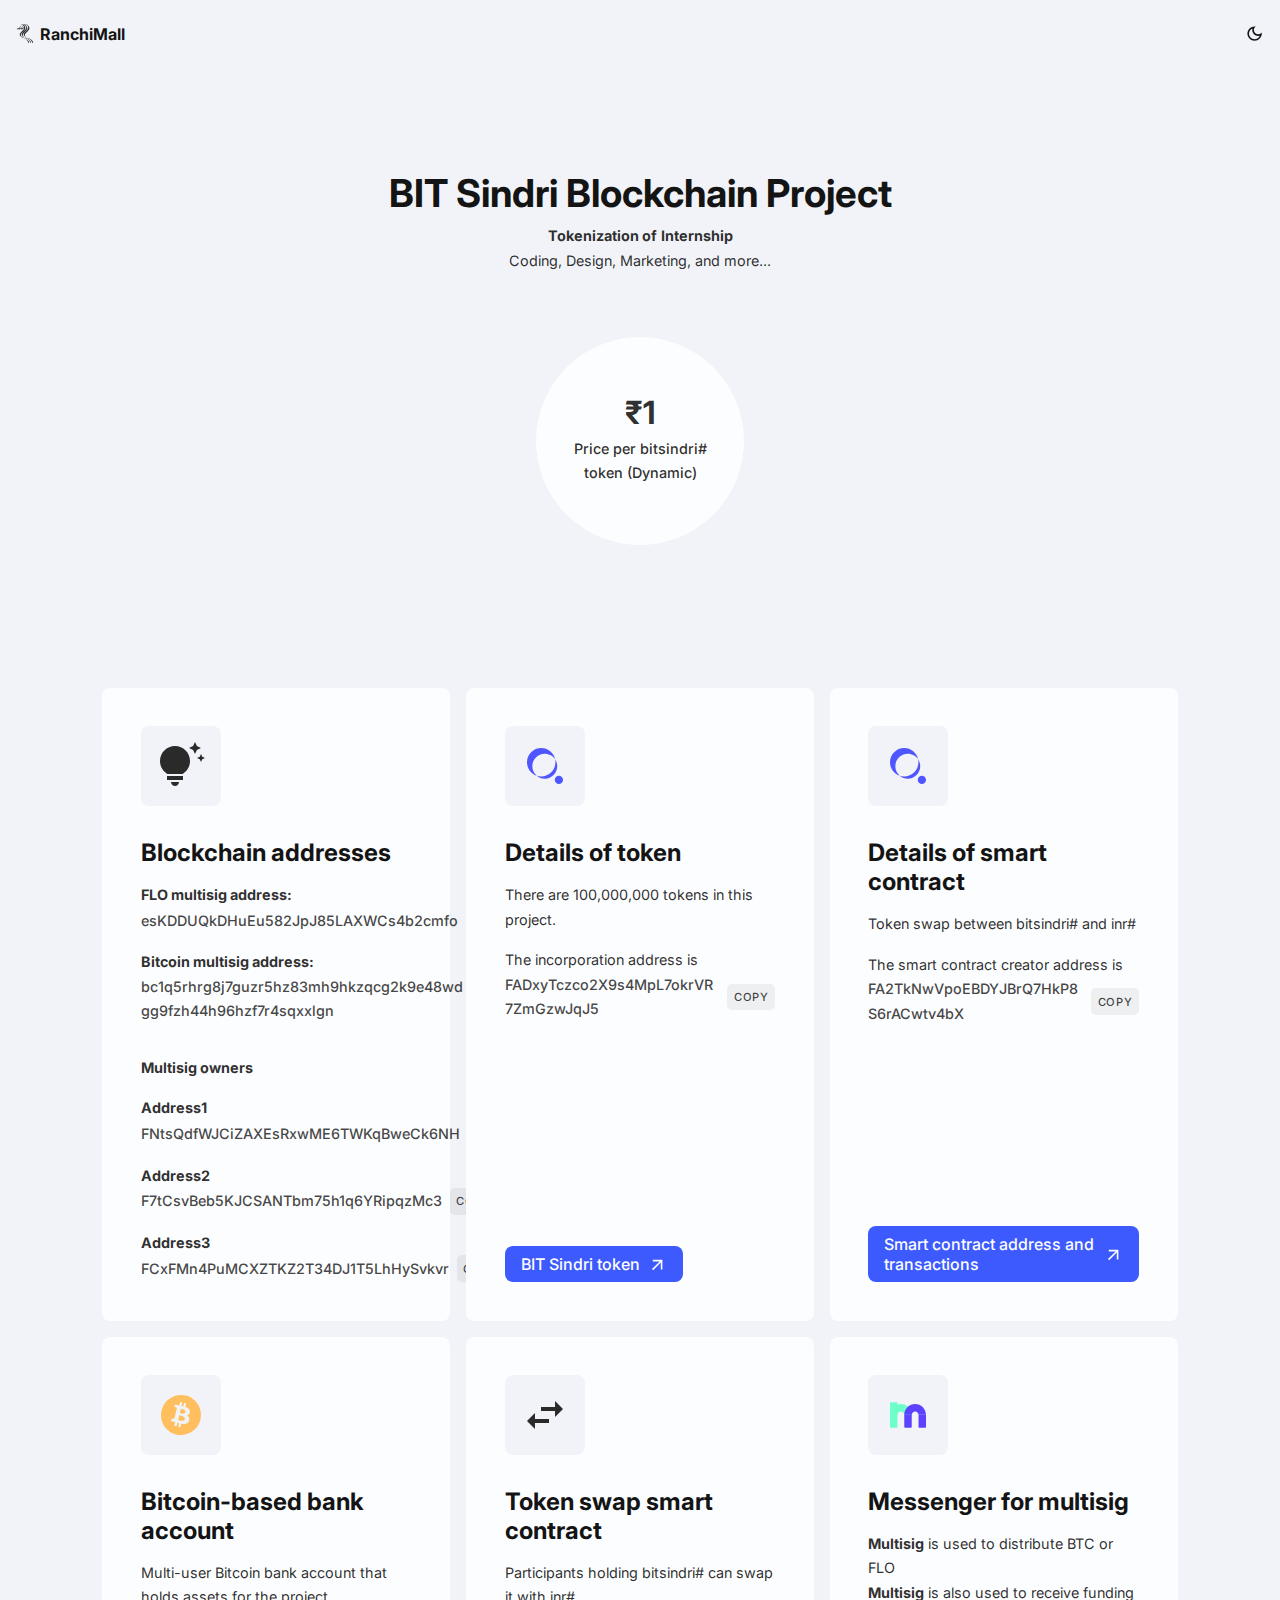
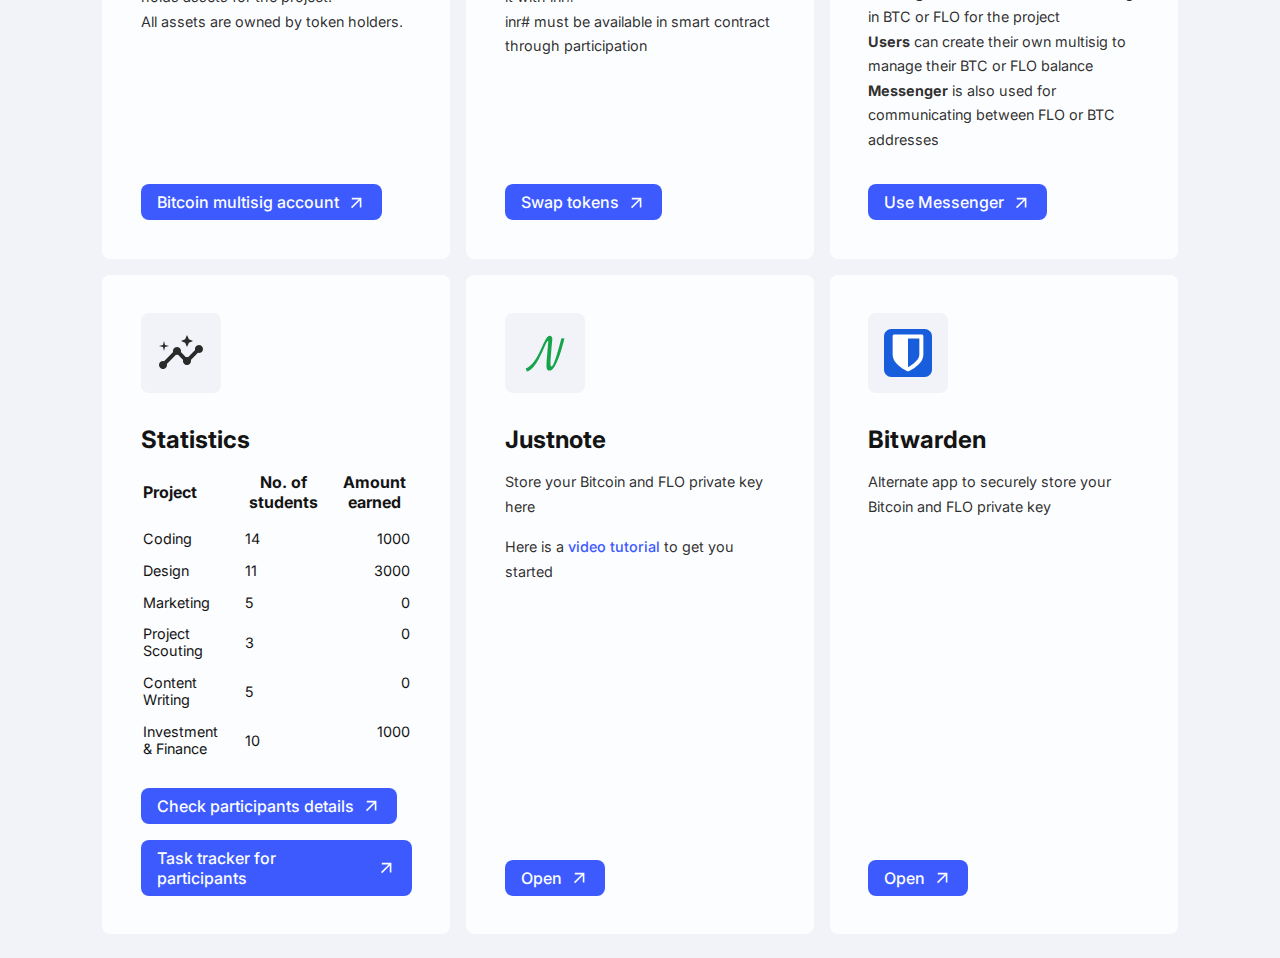
<file: index.html>
<!DOCTYPE html>
<html lang="en">

<head>
    <meta charset="UTF-8">
    <meta http-equiv="X-UA-Compatible" content="IE=edge">
    <meta name="viewport" content="width=device-width, initial-scale=1.0">
    <title>BIT Sindri Blockchain</title>
    <link rel="preconnect" href="https://fonts.googleapis.com">
    <link rel="preconnect" href="https://fonts.gstatic.com" crossorigin>
    <link href="https://fonts.googleapis.com/css2?family=Inter:wght@400;500;700&display=swap" rel="stylesheet">
    <link rel="stylesheet" href="css/main.min.css">
    <script src="scripts/components.js"></script>
</head>

<body class="flex flex-direction-column">
    <header class="flex">
        <h1 class="flex align-items-center" style="font-size: 1rem;">
            <svg class="icon" style="margin-right:0.3rem" viewBox="0 0 96 108" xml:space="preserve">
                <path d="M90.2,102.5c-2.4-8.2-9.9-14.5-27.4-23.1c-7.1-3.5-11.8-6.2-14-8.3c-1.7-1.6-3.5-4-4.2-5.5c-0.7-1.7-0.7-5.5,0-7.5
                        c1.3-3.6,2.6-5.2,12.9-15.1c6.2-5.9,9.3-10.3,11.1-15.5c0.7-2.1,0.8-7.6,0.2-9.4C66.5,12,61.7,6.7,53.7,1.6c-3-1.9-4.3-2.1-4.3-0.8
                        c0,0.3-0.5,1.4-1,2.4l-1,1.8l-2.8-1.9c-1.5-1.1-3.4-2.2-4.1-2.6c-1.3-0.7-2.4-0.6-2.4,0.2c0,0.3-1.4,3.4-2,4.4
                        c0,0.1-0.4-0.1-0.9-0.4c-6.1-4.4-8.7-5.5-8.7-3.9c0,0.7-1.8,4.2-4,7.9C16,19.5,9.4,24.9,2.6,24.9c-3,0-2.9-0.1-2,3.4
                        c0.7,2.8,1.1,3.1,3.6,2.3c2.3-0.7,3.9-1.5,5.8-2.9c0.8-0.6,1.5-0.9,1.6-0.9c0.1,0.1,0.5,1,0.7,2.1s0.7,2,0.9,2.1
                        c0.8,0.3,5.1-1.3,7.5-2.9l2.3-1.5l0.5,1.8c0.6,2.4,1,2.7,3.3,2.1c3.9-1,7.7-3.7,11.5-8.2l2-2.4l-0.2,2.1c-0.6,5.4-4.3,11.4-11.3,18
                        c-1.8,1.7-4.7,4.5-6.5,6.2c-10.7,10.2-10,18.6,2,26.5c2.7,1.8,10.3,5.8,15.3,8c0.9,0.4,3.3,1.7,5.3,2.9c11,6.5,16.4,13.1,16.4,19.7
                        c0,1.3,0.1,2.4,0.2,2.6l0,0c0.3,0.3,0.1,0.3,3-0.5c1.4-0.4,2.6-0.9,2.8-1.1c0.4-0.6-0.6-3.7-1.8-6.1c-1.3-2.5-5.6-7-8.9-9.4
                        c-3.8-2.8-9.3-5.9-17-9.7c-8.5-4.2-11.8-6.2-14.7-9.1c-2.6-2.6-3.9-5.3-3.9-8.2c0-4.6,2.3-8.6,8.3-14.1c9.4-8.7,13-13,15.5-18.8
                        c1.3-3,1.4-3.4,1.4-6.7c0-3.1-0.1-3.8-1.1-6l-1.1-2.4l1-1.6c0.5-0.9,1.2-2.1,1.5-2.6l0.5-1l1.5,2.1c1.8,2.6,3.2,6.8,3.2,9.3
                        c0,1.7-0.6,4.7-1.4,6.4c-0.2,0.4-0.4,1-0.5,1.3c-0.1,0.3-1.1,2-2.2,3.7c-2,3-5.2,6.4-13.4,14.2c-5.7,5.4-7.6,8.6-7.8,13.1
                        c-0.2,3.7,0.7,5.9,3.7,9.2c3.2,3.4,6.9,5.8,17.4,11c12.1,6,17.3,9.6,21.3,14.5c2.5,3.2,3.7,5.8,3.9,9.3c0.1,1.6,0.3,3,0.5,3
                        c0.1,0.1,0.8,0,1.4-0.2s1.9-0.5,2.7-0.7l1.5-0.4l-0.2-1.5c-0.7-5.1-5.4-10.8-13.1-16c-4.4-2.9-5.8-3.7-17.3-9.4
                        c-5.7-2.8-9.2-5.1-11.8-7.6c-4.3-4.2-5.1-8.8-2.7-13.9c1.4-2.8,2.7-4.4,12.5-13.8c8-7.7,11.4-13.7,11.4-20.1c0-5.1-2.3-9.9-6.9-14.3
                        c-1.1-1-2-2-2.1-2.2c-0.2-0.4,1.5-3.9,1.9-3.9c1.2,0,7.8,6.3,9.7,9.2c2,3.3,2.5,5,2.5,8.9c0,3.9-0.6,5.9-2.9,9.8
                        c-2.4,4.1-4.2,6-14.2,15.5c-3.4,3.2-5.7,6.1-6.9,8.7c-0.9,2-1.1,2.7-1.1,5.1c0,2.3,0.2,3.2,1,4.9c1.9,4,7.4,8.5,15.4,12.4
                        c12.5,6.1,15.1,7.6,19.4,10.7c7.2,5.3,10.6,10.5,10.6,16c0,1.3,0.1,2.4,0.3,2.5c0.4,0.3,4.8-0.8,5.5-1.3
                        C90.7,104.4,90.7,104.3,90.2,102.5z M20.3,23.3L20.3,23.3c-2,1-3.3,1.4-4.8,1.5L13.3,25l2.3-2.8c3.7-4.5,6.4-8.9,10-16
                        c0.9-1.8,1.8-3.5,2-3.6c0.4-0.4,2.6,1.1,5.1,3.4l2.1,1.9l-1.9,2.8C28.2,17.5,24.5,21.2,20.3,23.3z M39.3,17.4
                        c-1.2,1.7-6.5,5.7-8.6,6.5v0c-1.1,0.4-2.8,0.8-3.9,0.9L24.9,25l2.1-2.6c2.5-3.1,5.1-7,7-10.4c0.7-1.4,1.4-2.5,1.5-2.6
                        c0.3-0.4,1.7,1.4,3,4.1l1.5,3L39.3,17.4z M44.6,10c-0.7,1.2-1.4,2.1-1.5,2.1c-0.1,0-1.5-1.4-3-3l-2.8-3l0.6-1.5
                        c1.1-2.6,1.3-2.7,3.4-1c1.9,1.5,4.5,3.8,4.5,4.1C45.8,7.8,45.3,8.9,44.6,10z"></path>
            </svg>
            RanchiMall
        </h1>
        <theme-toggle></theme-toggle>
    </header>
    <section id="main_banner" class="flex gap-1 align-items-center hidden ">
        <svg class="icon" xmlns="http://www.w3.org/2000/svg" enable-background="new 0 0 24 24" height="24px"
            viewBox="0 0 24 24" width="24px" fill="#000000">
            <g>
                <rect fill="none" height="24" width="24" x="0" />
                <polygon points="14.43,10 12,2 9.57,10 2,10 8.18,14.41 5.83,22 12,17.31 18.18,22 15.83,14.41 22,10" />
            </g>
        </svg>
        <strong id="banner_content"></strong>
    </section>
    <section id="hero_section" class="grid">
        <div class="grid gap-0-5">
            <h1>
                BIT Sindri Blockchain Project
            </h1>
            <p>
                <strong>Tokenization of</strong> <strong>Internship</strong> <br> Coding, Design, Marketing, and more...
            </p>
        </div>
        <div id="token_price_wrapper"
            class="flex flex-direction-column gap-0-5 align-items-center justify-content-center">
            <strong id="token_price" style="font-size: 2rem; line-height: 1;"></strong>
            <p class="flex flex-direction-column gap-0-5 justify-content-center">
                Price per bitsindri# token (Dynamic)
            </p>
        </div>
        
        
    </section>
    <main>
        <div class="app">
            <div class="app__icon">
                <svg class="icon" xmlns="http://www.w3.org/2000/svg" enable-background="new 0 0 24 24" height="24px"
                    viewBox="0 0 24 24" width="24px" fill="#000000">
                    <rect fill="none" height="24" width="24" y="0" />
                    <path
                        d="M7,20h4c0,1.1-0.9,2-2,2S7,21.1,7,20z M5,19h8v-2H5V19z M16.5,9.5c0,3.82-2.66,5.86-3.77,6.5H5.27 C4.16,15.36,1.5,13.32,1.5,9.5C1.5,5.36,4.86,2,9,2S16.5,5.36,16.5,9.5z M21.37,7.37L20,8l1.37,0.63L22,10l0.63-1.37L24,8 l-1.37-0.63L22,6L21.37,7.37z M19,6l0.94-2.06L22,3l-2.06-0.94L19,0l-0.94,2.06L16,3l2.06,0.94L19,6z" />
                </svg>
            </div>
            <h2>
                Blockchain addresses
            </h2>
            
            <p>
                <strong>FLO multisig address:</strong> 
                <sm-copy value="esKDDUQkDHuEu582JpJ85LAXWCs4b2cmfo" ></sm-copy>
                
                
                <p>
                    <strong>Bitcoin multisig address:</strong> 
                    <sm-copy value="bc1q5rhrg8j7guzr5hz83mh9hkzqcg2k9e48wdgg9fzh44h96hzf7r4sqxxlgn" ></sm-copy>
                    
                </p>
            </p>

            <p><strong>Multisig owners</strong></p>
            <p>
                <strong>Address1</strong>
                <sm-copy value="FNtsQdfWJCiZAXEsRxwME6TWKqBweCk6NH" ></sm-copy>
                
            </p>
            <p>
                <strong>Address2</strong> 
                <sm-copy value="F7tCsvBeb5KJCSANTbm75h1q6YRipqzMc3" ></sm-copy>
                
                
            </p>
            <p>
                <strong>Address3</strong>
                <sm-copy value="FCxFMn4PuMCXZTKZ2T34DJ1T5LhHySvkvr" ></sm-copy>
                
                
            </p>
           
        
        </div>

        <div class="app">
            <div class="app__icon">
                <svg class="icon" width="128" height="128" viewBox="0 0 128 128" fill="none"
                    xmlns="http://www.w3.org/2000/svg">
                    <path fill-rule="evenodd" clip-rule="evenodd"
                        d="M53.9259 91.8519C74.8718 91.8519 91.8519 74.8718 91.8519 53.9259C91.8519 51.3022 91.5854 48.7407 91.0782 46.2671C94.5628 51.5181 96.5926 57.8183 96.5926 64.5926C96.5926 82.9203 81.7351 97.7778 63.4074 97.7778C55.2385 97.7778 47.759 94.8262 41.9771 89.9312C45.7338 91.1773 49.7511 91.8519 53.9259 91.8519ZM41.9771 89.9312C26.8858 84.9256 16 70.697 16 53.9259C16 32.98 32.98 16 53.9259 16C72.2481 16 87.5358 28.9926 91.0782 46.2671C85.1352 37.3115 74.9608 31.4074 63.4074 31.4074C45.0797 31.4074 30.2222 46.2649 30.2222 64.5926C30.2222 74.7514 34.7869 83.844 41.9771 89.9312Z"
                        fill="#4F56FF" />
                    <circle cx="101" cy="101" r="11" fill="#4F56FF" />
                </svg>
            </div>
            
            <h2>
                Details of token
            </h2>
           
            <p>
                There are 100,000,000 tokens in this project.
            </p>
            <p>
                The incorporation address is <sm-copy style="min-width: 0;"
                    value="FADxyTczco2X9s4MpL7okrVR7ZmGzwJqJ5"></sm-copy>
            </p>
            <a href="https://ranchimall.github.io/floscout/#/token/bitsindri" target="_blank" class="ext-link">
                BIT Sindri token
                <svg class="icon" xmlns="http://www.w3.org/2000/svg" enable-background="new 0 0 24 24" height="24px"
                    viewBox="0 0 24 24" width="24px" fill="#000000">
                    <g>
                        <rect fill="none" height="24" width="24" />
                    </g>
                    <g>
                        <polygon points="6,6 6,8 14.59,8 5,17.59 6.41,19 16,9.41 16,18 18,18 18,6" />
                    </g>
                </svg>
            </a>

        </div>

        
        <div class="app">
            <div class="app__icon">
                <svg class="icon" width="128" height="128" viewBox="0 0 128 128" fill="none"
                    xmlns="http://www.w3.org/2000/svg">
                    <path fill-rule="evenodd" clip-rule="evenodd"
                        d="M53.9259 91.8519C74.8718 91.8519 91.8519 74.8718 91.8519 53.9259C91.8519 51.3022 91.5854 48.7407 91.0782 46.2671C94.5628 51.5181 96.5926 57.8183 96.5926 64.5926C96.5926 82.9203 81.7351 97.7778 63.4074 97.7778C55.2385 97.7778 47.759 94.8262 41.9771 89.9312C45.7338 91.1773 49.7511 91.8519 53.9259 91.8519ZM41.9771 89.9312C26.8858 84.9256 16 70.697 16 53.9259C16 32.98 32.98 16 53.9259 16C72.2481 16 87.5358 28.9926 91.0782 46.2671C85.1352 37.3115 74.9608 31.4074 63.4074 31.4074C45.0797 31.4074 30.2222 46.2649 30.2222 64.5926C30.2222 74.7514 34.7869 83.844 41.9771 89.9312Z"
                        fill="#4F56FF" />
                    <circle cx="101" cy="101" r="11" fill="#4F56FF" />
                </svg>
            </div>
            
            <h2>
                Details of smart contract
            </h2>
           
            <p>
                Token swap between bitsindri# and inr#
            </p>
            <p>
                The smart contract creator address is <sm-copy style="min-width: 0;"
                    value="FA2TkNwVpoEBDYJBrQ7HkP8S6rACwtv4bX"></sm-copy>
            </p>
            <a href="https://ranchimall.github.io/floscout/#/contract/bitsindri-inr-FA2TkNwVpoEBDYJBrQ7HkP8S6rACwtv4bX" target="_blank" class="ext-link">
                Smart contract address and transactions
                <svg class="icon" xmlns="http://www.w3.org/2000/svg" enable-background="new 0 0 24 24" height="24px"
                    viewBox="0 0 24 24" width="24px" fill="#000000">
                    <g>
                        <rect fill="none" height="24" width="24" />
                    </g>
                    <g>
                        <polygon points="6,6 6,8 14.59,8 5,17.59 6.41,19 16,9.41 16,18 18,18 18,6" />
                    </g>
                </svg>
            </a>

        </div>

        <div class="app">
            <div class="app__icon">
                <svg class="icon" width="128" height="128" viewBox="0 0 128 128" fill="none"
                    xmlns="http://www.w3.org/2000/svg">
                    <path
                        d="M75.9466 56.32C74.2933 62.9333 64 59.5733 60.8 58.6667L63.7333 47.04C67.04 48 77.6533 49.3867 75.9466 56.32ZM59.36 64.64L56.16 77.4933C60.1066 78.5067 72.32 82.4 74.1333 75.1467C76.0533 67.5733 63.3066 65.6 59.36 64.64ZM115.733 76.9067C108.587 105.493 79.68 122.88 51.0933 115.733C22.5066 108.587 5.13597 79.68 12.2666 51.0933C19.4133 22.5067 48.32 5.14133 76.9066 12.2667C105.44 19.4133 122.827 48.32 115.733 76.9067ZM75.7866 42.9333L78.1866 33.3333L72.32 32L69.9733 41.2267C68.4266 40.8533 66.88 40.48 65.28 40.16L67.6266 30.72L61.8133 29.3333L59.4133 38.88C58.1333 38.56 56.8533 38.2933 55.68 37.9733L47.6266 35.9467L46.0266 42.1867C46.0266 42.1867 50.4 43.2 50.2933 43.2533C52.6933 43.84 53.12 45.3333 53.0133 46.6667L46.4533 72.96C46.1866 73.7067 45.3333 74.6667 43.7866 74.4C43.84 74.4533 39.52 73.3333 39.52 73.3333L36.64 80L44.2133 81.92C45.6533 82.2933 47.04 82.6667 48.4266 82.9867L45.9733 92.6933L51.84 94.1867L54.24 84.5333C55.84 84.96 57.3866 85.3333 58.88 85.76L56.48 95.3067L62.3466 96.8L64.8 87.0933C74.6666 88.96 82.24 88.2133 85.3333 79.2C88 72 85.3333 67.7333 80 65.0133C83.84 64 86.72 61.6 87.52 56.3733C88.5866 49.28 83.1466 45.4933 75.7866 42.9333Z"
                        fill="#FFBF5E" />
                </svg>
            </div>
            <h2>
                Bitcoin-based bank account
            </h2>
            <p>
                Multi-user Bitcoin bank account that holds assets for the project. <br>
                All assets are owned by token holders.
            </p>
            <div class="grid gap-1">
                
            </div>
            <a href="https://ranchimall.github.io/btcwallet/#/check_details?query=bc1q5rhrg8j7guzr5hz83mh9hkzqcg2k9e48wdgg9fzh44h96hzf7r4sqxxlgn"
                target="_blank" class="ext-link">
                Bitcoin multisig account
                <svg class="icon" xmlns="http://www.w3.org/2000/svg" enable-background="new 0 0 24 24" height="24px"
                    viewBox="0 0 24 24" width="24px" fill="#000000">
                    <g>
                        <rect fill="none" height="24" width="24" />
                    </g>
                    <g>
                        <polygon points="6,6 6,8 14.59,8 5,17.59 6.41,19 16,9.41 16,18 18,18 18,6" />
                    </g>
                </svg>
            </a>
        </div>

        <div class="app">
            <div class="app__icon">
                <svg class="icon" xmlns="http://www.w3.org/2000/svg" height="24px" viewBox="0 0 24 24" width="24px" fill="#000000"><path d="M0 0h24v24H0V0z" fill="none"/><path d="M6.99 11L3 15l3.99 4v-3H14v-2H6.99v-3zM21 9l-3.99-4v3H10v2h7.01v3L21 9z"/></svg>
            </div>
            <h2>
                Token swap smart contract
            </h2>
            <p>
                Participants holding bitsindri# can swap it with inr# <br>
                inr# must be available in smart contract through participation
            </p>
            <div class="grid gap-1">
                
            </div>
            <a href="https://ranchimall.github.io/flowallet/#/smartcontracts/deposit?scName=bitsindri-inr&scAddress=FA2TkNwVpoEBDYJBrQ7HkP8S6rACwtv4bX"
                target="_blank" class="ext-link">
                Swap tokens
                <svg class="icon" xmlns="http://www.w3.org/2000/svg" enable-background="new 0 0 24 24" height="24px"
                    viewBox="0 0 24 24" width="24px" fill="#000000">
                    <g>
                        <rect fill="none" height="24" width="24" />
                    </g>
                    <g>
                        <polygon points="6,6 6,8 14.59,8 5,17.59 6.41,19 16,9.41 16,18 18,18 18,6" />
                    </g>
                </svg>
            </a>
        </div>

        
            
        <div class="app">
            <div class="app__icon">
                <svg class="icon" width="128" height="128" viewBox="0 0 128 128" fill="none"
                    xmlns="http://www.w3.org/2000/svg">
                    <rect x="16" y="30" width="19.8621" height="67.8621" rx="2" fill="#6CFFCA" />
                    <path
                        d="M92.1379 63.1035H112V95.8621C112 96.9666 111.105 97.8621 110 97.8621H94.1379C93.0334 97.8621 92.1379 96.9666 92.1379 95.8621V63.1035Z"
                        fill="#5C42FF" />
                    <path
                        d="M54.069 58.1379H73.931V95.8621C73.931 96.9666 73.0356 97.8621 71.931 97.8621H56.069C54.9644 97.8621 54.069 96.9666 54.069 95.8621V58.1379Z"
                        fill="#5C42FF" />
                    <path fill-rule="evenodd" clip-rule="evenodd"
                        d="M16 63.1034C16.4381 47.4889 29.2335 34.9655 44.9539 34.9655C60.6744 34.9655 73.4698 47.4889 73.9078 63.1034H54.0201C53.602 58.4636 49.7025 54.8276 44.9538 54.8276C40.2051 54.8276 36.3056 58.4636 35.8875 63.1034H16Z"
                        fill="#6CFFCA" />
                    <path fill-rule="evenodd" clip-rule="evenodd"
                        d="M111.977 63.1034C111.539 47.4889 98.7433 34.9655 83.0229 34.9655C67.3025 34.9655 54.507 47.4889 54.069 63.1034H73.9564C74.3745 58.4636 78.274 54.8276 83.0227 54.8276C87.7715 54.8276 91.6709 58.4636 92.0891 63.1034H111.977Z"
                        fill="#5C42FF" />
                </svg>
            </div>
            <h2>
                Messenger for multisig
            </h2>
            <p>
                <strong>Multisig</strong> is used to distribute BTC or FLO <br>
                <strong>Multisig</strong> is also used to receive funding in BTC or FLO for the project <br>
                <strong>Users</strong> can create their own multisig to manage their BTC or FLO balance <br>
                <strong>Messenger</strong> is also used for communicating between FLO or BTC addresses
            </p>
            <div class="grid gap-1">
                
            </div>
            <a href="https://ranchimall.github.io/messenger"
                target="_blank" class="ext-link">
                Use Messenger
                <svg class="icon" xmlns="http://www.w3.org/2000/svg" enable-background="new 0 0 24 24" height="24px"
                    viewBox="0 0 24 24" width="24px" fill="#000000">
                    <g>
                        <rect fill="none" height="24" width="24" />
                    </g>
                    <g>
                        <polygon points="6,6 6,8 14.59,8 5,17.59 6.41,19 16,9.41 16,18 18,18 18,6" />
                    </g>
                </svg>
            </a>
        </div>

        <div class="app">
            <div class="app__icon">
                <svg class="icon" xmlns="http://www.w3.org/2000/svg" enable-background="new 0 0 24 24" height="24px"
                    viewBox="0 0 24 24" width="24px" fill="#000000">
                    <g>
                        <rect fill="none" height="24" width="24" />
                    </g>
                    <g>
                        <g>
                            <path
                                d="M21,8c-1.45,0-2.26,1.44-1.93,2.51l-3.55,3.56c-0.3-0.09-0.74-0.09-1.04,0l-2.55-2.55C12.27,10.45,11.46,9,10,9 c-1.45,0-2.27,1.44-1.93,2.52l-4.56,4.55C2.44,15.74,1,16.55,1,18c0,1.1,0.9,2,2,2c1.45,0,2.26-1.44,1.93-2.51l4.55-4.56 c0.3,0.09,0.74,0.09,1.04,0l2.55,2.55C12.73,16.55,13.54,18,15,18c1.45,0,2.27-1.44,1.93-2.52l3.56-3.55 C21.56,12.26,23,11.45,23,10C23,8.9,22.1,8,21,8z" />
                            <polygon points="15,9 15.94,6.93 18,6 15.94,5.07 15,3 14.08,5.07 12,6 14.08,6.93" />
                            <polygon points="3.5,11 4,9 6,8.5 4,8 3.5,6 3,8 1,8.5 3,9" />
                        </g>
                    </g>
                </svg>
            </div>

        
    

            <h2>
                Statistics
            </h2>

            <table>
                <thead>
                    <tr>
                        <th>Project</th>
                        <th>No. of students</th>
                        <th>Amount earned</th>
                    </tr>
                </thead>
                <tbody>
                    <tr>
                        <td>Coding</td>
                        <td>14</td>
                        <td>1000</td>
                    </tr>
                    <tr>
                        <td>Design</td>
                        <td>11</td>
                        <td>3000</td>
                    </tr>
                    <tr>
                        <td>Marketing</td>
                        <td>5</td>
                        <td>0</td>
                    </tr>
                    <tr>
                        <td>Project Scouting</td>
                        <td>3</td>
                        <td>0</td>
                    </tr>
                    <tr>
                        <td>Content Writing</td>
                        <td>5</td>
                        <td>0</td>
                    </tr>
                    <tr>
                        <td>Investment & Finance</td>
                        <td>10</td>
                        <td>1000</td>
                    </tr>
                </tbody>
            </table>
            <a href="https://ranchimall.github.io/flologsheet/#/sheet_view?id=FFTKE6oKmc7ER6EuuyMJD4Ftxk6pAzrrTB"
                target="_blank" class="ext-link">
                Check participants details
                <svg class="icon" xmlns="http://www.w3.org/2000/svg" enable-background="new 0 0 24 24" height="24px"
                    viewBox="0 0 24 24" width="24px" fill="#000000">
                    <g>
                        <rect fill="none" height="24" width="24" />
                    </g>
                    <g>
                        <polygon points="6,6 6,8 14.59,8 5,17.59 6.41,19 16,9.41 16,18 18,18 18,6" />
                    </g>
                </svg>
            </a>
            <a href="https://ranchimall.github.io/flologsheet/#/sheet_view?id=F9vmpV3DPBbMoKab71CNBk839YekrUBZVQ"
            target="_blank" class="ext-link">
            Task tracker for participants
            <svg class="icon" xmlns="http://www.w3.org/2000/svg" enable-background="new 0 0 24 24" height="24px"
                viewBox="0 0 24 24" width="24px" fill="#000000">
                <g>
                    <rect fill="none" height="24" width="24" />
                </g>
                <g>
                    <polygon points="6,6 6,8 14.59,8 5,17.59 6.41,19 16,9.41 16,18 18,18 18,6" />
                </g>
            </svg>
        </a>
        </div>

        <div class="app">
            <div class="app__icon">
                <svg width="40" height="40" viewBox="0 0 40 40" fill="none" xmlns="http://www.w3.org/2000/svg">
                    <g clip-path="url(#clip0)">
                        <path
                            d="M36.402 5.228L39.418 5.592C38.794 8.296 37.9447 11.468 36.87 15.108C35.83 18.7133 34.8767 21.6427 34.01 23.896C33.1433 26.1147 32.19 28.3333 31.15 30.552C30.1447 32.736 29.07 34.4693 27.926 35.752C26.782 37 25.6727 37.624 24.598 37.624C23.5233 37.624 22.726 37.2253 22.206 36.428C21.7207 35.6307 21.478 34.2267 21.478 32.216C21.478 30.1707 21.7727 25.9067 22.362 19.424C22.9513 12.9067 23.246 9.37066 23.246 8.816C23.2807 8.22667 23.142 7.932 22.83 7.932C22.4487 7.932 21.998 8.46933 21.478 9.544C20.958 10.584 20.5593 11.3813 20.282 11.936C19.554 13.5653 19.086 14.7093 18.878 15.368C16.9367 19.736 15.2033 23.3413 13.678 26.184C12.1527 29.0267 10.402 31.6613 8.426 34.088C7.73267 34.92 6.74467 35.7693 5.462 36.636C4.17933 37.5027 2.98333 38.1613 1.874 38.612L0.73 35.544C3.60733 34.3307 6.20733 32.2333 8.53 29.252C10.8527 26.236 13.2447 22.0413 15.706 16.668C18.202 11.2947 19.9873 7.672 21.062 5.8C22.2753 3.824 23.506 2.836 24.754 2.836C25.5513 2.836 26.1753 3.11333 26.626 3.668C27.0767 4.22267 27.302 4.95067 27.302 5.852C27.302 6.71867 26.99 10.3587 26.366 16.772C25.7767 23.1853 25.482 27.2933 25.482 29.096C25.482 30.8987 25.5513 32.0773 25.69 32.632C25.8633 33.152 26.1407 33.412 26.522 33.412C27.0073 33.412 27.5273 32.892 28.082 31.852C29.9887 28.1427 32.762 19.268 36.402 5.228Z"
                            fill="#16A34A" />
                    </g>
                    <defs>
                        <clipPath id="clip0">
                            <rect width="40" height="40" fill="white" />
                        </clipPath>
                    </defs>
                    <style xmlns="" id="autoconsent-prehide" />
                </svg>
            </div>
            <h2>
                Justnote
            </h2>
            <p>
                Store your Bitcoin and FLO private key here
            </p>
            <p>Here is a <a style="display: inline;" href="https://www.youtube.com/watch?v=hYMVsUh_Cic"
                    target="_blank">video
                    tutorial</a> to get you started</p>
            <a href="https://justnote.cc/" target="_blank" class="ext-link">
                Open
                <svg class="icon" xmlns="http://www.w3.org/2000/svg" enable-background="new 0 0 24 24" height="24px"
                    viewBox="0 0 24 24" width="24px" fill="#000000">
                    <g>
                        <rect fill="none" height="24" width="24" />
                    </g>
                    <g>
                        <polygon points="6,6 6,8 14.59,8 5,17.59 6.41,19 16,9.41 16,18 18,18 18,6" />
                    </g>
                </svg>
            </a>
        </div>
        <div class="app">
            <div class="app__icon">
                <svg class="icon" xmlns="http://www.w3.org/2000/svg" xmlns:xlink="http://www.w3.org/1999/xlink" x="0px"
                    y="0px" viewBox="0 0 1024 1024" style="enable-background:new 0 0 1024 1024;" xml:space="preserve">
                    <style type="text/css">
                        .st0 {
                            fill: #175DDC;
                        }

                        .st1 {
                            fill: #FFFFFF;
                        }
                    </style>
                    <path id="Background" class="st0"
                        d="M1024,864c0,88.4-71.6,160-160,160H160C71.6,1024,0,952.4,0,864V160C0,71.6,71.6,0,160,0h704  c88.4,0,160,71.6,160,160V864z" />
                    <path id="Identity" class="st1"
                        d="M829.8,128.6c-6.5-6.5-14.2-9.7-23-9.7H217.2c-8.9,0-16.5,3.2-23,9.7c-6.5,6.5-9.7,14.2-9.7,23  v393.1c0,29.3,5.7,58.4,17.1,87.3c11.4,28.8,25.6,54.4,42.5,76.8c16.9,22.3,37,44.1,60.4,65.3c23.4,21.2,45,38.7,64.7,52.7  c19.8,14,40.4,27.2,61.9,39.7c21.5,12.5,36.8,20.9,45.8,25.3c9,4.4,16.3,7.9,21.7,10.2c4.1,2,8.5,3.1,13.3,3.1c4.8,0,9.2-1,13.3-3.1  c5.5-2.4,12.7-5.8,21.8-10.2c9-4.4,24.3-12.9,45.8-25.3c21.5-12.5,42.1-25.7,61.9-39.7c19.8-14,41.4-31.6,64.8-52.7  c23.4-21.2,43.5-42.9,60.4-65.3c16.9-22.4,31-47.9,42.5-76.8c11.4-28.8,17.1-57.9,17.1-87.3V151.7  C839.6,142.8,836.3,135.1,829.8,128.6z M753.8,548.4c0,142.3-241.8,264.9-241.8,264.9V203.1h241.8  C753.8,203.1,753.8,406.1,753.8,548.4z" />
                </svg>
            </div>
            <h2>
                Bitwarden
            </h2>
            <p>
                Alternate app to securely store your Bitcoin and FLO private key
            </p>
            <a href="https://bitwarden.com/" target="_blank" class="ext-link">
                Open
                <svg class="icon" xmlns="http://www.w3.org/2000/svg" enable-background="new 0 0 24 24" height="24px"
                    viewBox="0 0 24 24" width="24px" fill="#000000">
                    <g>
                        <rect fill="none" height="24" width="24" />
                    </g>
                    <g>
                        <polygon points="6,6 6,8 14.59,8 5,17.59 6.41,19 16,9.41 16,18 18,18 18,6" />
                    </g>
                </svg>
            </a>
        </div>




       
    </main>
    <script>
        const roomTokenPrice = 1;
        const tokensNeeded = 0;
        function formatCurrency(amount) {
            return amount.toLocaleString('en-IN', {
                style: 'currency',
                currency: 'INR',
                minimumFractionDigits: 0,
            });
        }
        // fetch data and return json
        async function fetchJSON(url, options = {}) {
            const response = await fetch(url, options)
            const json = await response.json()
            if (response.ok) {
                return json
            } else {
                throw new Error(json.description)
            }
        }
        window.onload = function () {
            document.getElementById('banner_content').textContent = `Looking for sellers. ₹{tokensNeeded} tokenroom# @ ₹{formatCurrency(roomTokenPrice)}`;
            if (tokensNeeded > 0)
                document.getElementById('main_banner').classList.remove('hidden');
            
            
                document.getElementById('token_price').textContent = formatCurrency(roomTokenPrice);
        }
    </script>
</body>

</html>
</file>
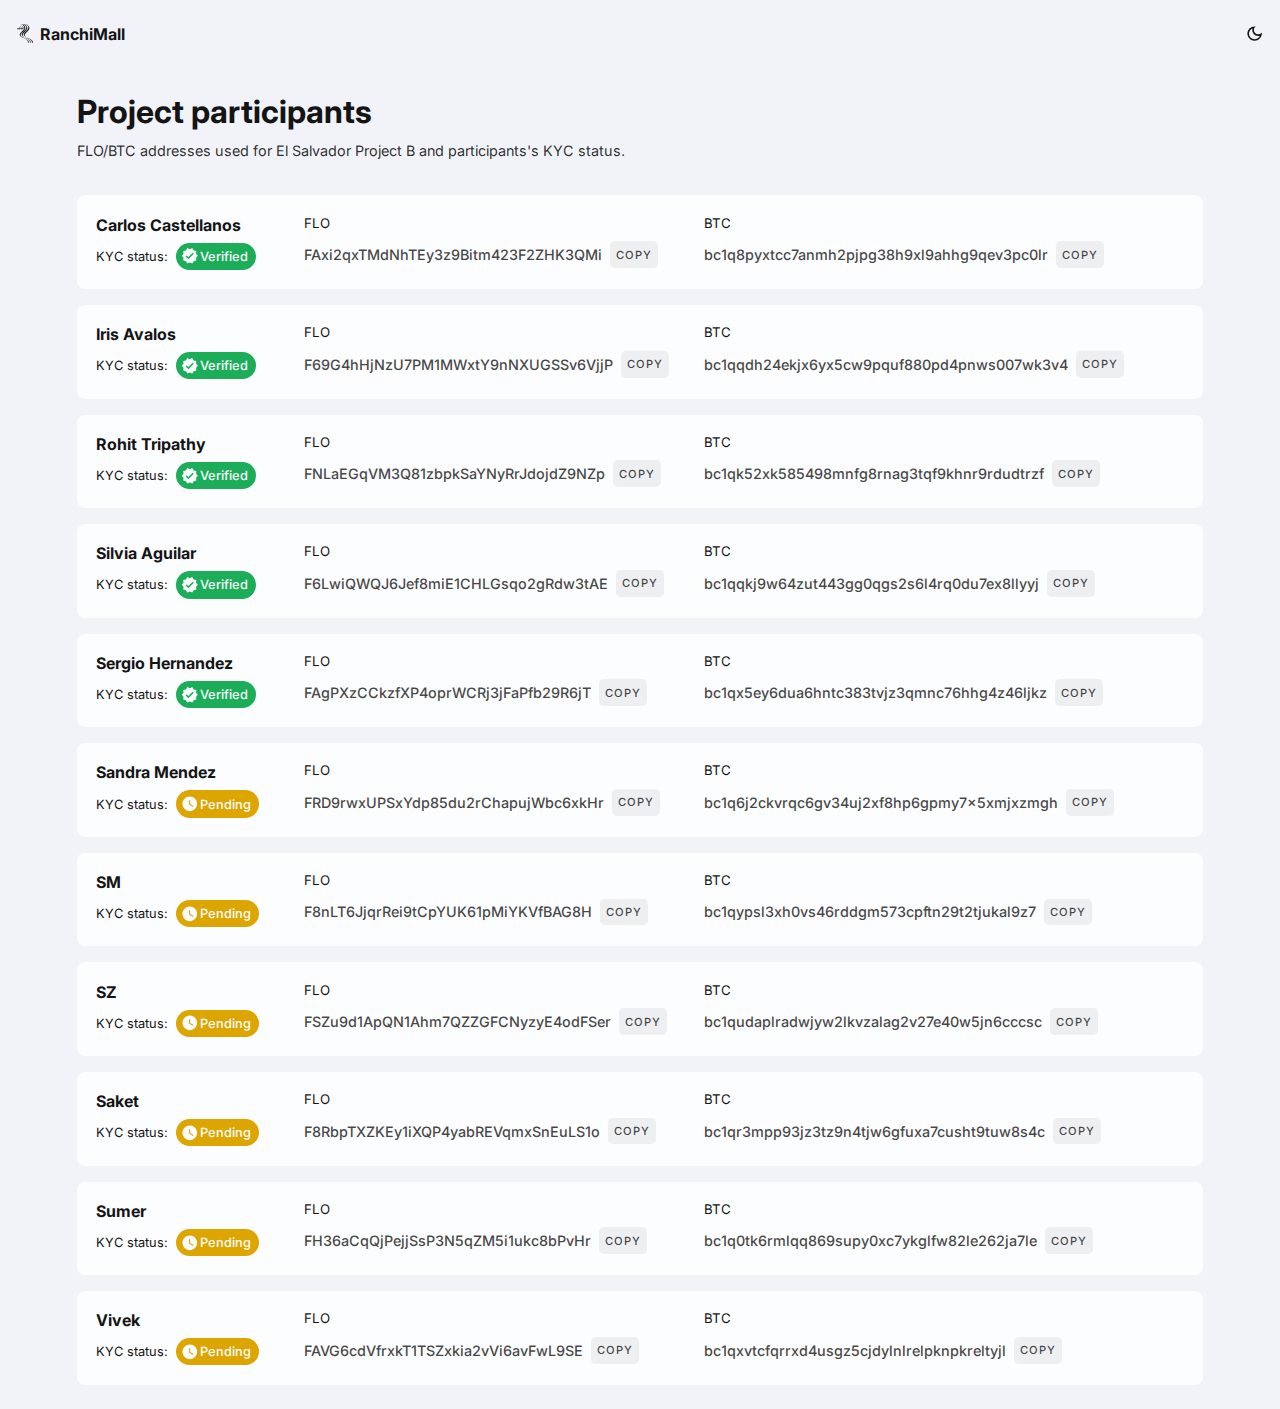
<file: members.html>
<!DOCTYPE html>
<html lang="en">

<head>
    <meta charset="UTF-8">
    <meta http-equiv="X-UA-Compatible" content="IE=edge">
    <meta name="viewport" content="width=device-width, initial-scale=1.0">
    <title>Participants and KYC status</title>
    <link rel="preconnect" href="https://fonts.googleapis.com">
    <link rel="preconnect" href="https://fonts.gstatic.com" crossorigin>
    <link href="https://fonts.googleapis.com/css2?family=Inter:wght@400;500;700&display=swap" rel="stylesheet">
    <link rel="stylesheet" href="css/main.min.css">
    <script src="components.js"></script>
</head>

<body>
    <header class="flex">
        <h1 class="flex align-items-center" style="font-size: 1rem;">
            <svg class="icon" style="margin-right:0.3rem" viewBox="0 0 96 108" xml:space="preserve">
                <path d="M90.2,102.5c-2.4-8.2-9.9-14.5-27.4-23.1c-7.1-3.5-11.8-6.2-14-8.3c-1.7-1.6-3.5-4-4.2-5.5c-0.7-1.7-0.7-5.5,0-7.5
                        c1.3-3.6,2.6-5.2,12.9-15.1c6.2-5.9,9.3-10.3,11.1-15.5c0.7-2.1,0.8-7.6,0.2-9.4C66.5,12,61.7,6.7,53.7,1.6c-3-1.9-4.3-2.1-4.3-0.8
                        c0,0.3-0.5,1.4-1,2.4l-1,1.8l-2.8-1.9c-1.5-1.1-3.4-2.2-4.1-2.6c-1.3-0.7-2.4-0.6-2.4,0.2c0,0.3-1.4,3.4-2,4.4
                        c0,0.1-0.4-0.1-0.9-0.4c-6.1-4.4-8.7-5.5-8.7-3.9c0,0.7-1.8,4.2-4,7.9C16,19.5,9.4,24.9,2.6,24.9c-3,0-2.9-0.1-2,3.4
                        c0.7,2.8,1.1,3.1,3.6,2.3c2.3-0.7,3.9-1.5,5.8-2.9c0.8-0.6,1.5-0.9,1.6-0.9c0.1,0.1,0.5,1,0.7,2.1s0.7,2,0.9,2.1
                        c0.8,0.3,5.1-1.3,7.5-2.9l2.3-1.5l0.5,1.8c0.6,2.4,1,2.7,3.3,2.1c3.9-1,7.7-3.7,11.5-8.2l2-2.4l-0.2,2.1c-0.6,5.4-4.3,11.4-11.3,18
                        c-1.8,1.7-4.7,4.5-6.5,6.2c-10.7,10.2-10,18.6,2,26.5c2.7,1.8,10.3,5.8,15.3,8c0.9,0.4,3.3,1.7,5.3,2.9c11,6.5,16.4,13.1,16.4,19.7
                        c0,1.3,0.1,2.4,0.2,2.6l0,0c0.3,0.3,0.1,0.3,3-0.5c1.4-0.4,2.6-0.9,2.8-1.1c0.4-0.6-0.6-3.7-1.8-6.1c-1.3-2.5-5.6-7-8.9-9.4
                        c-3.8-2.8-9.3-5.9-17-9.7c-8.5-4.2-11.8-6.2-14.7-9.1c-2.6-2.6-3.9-5.3-3.9-8.2c0-4.6,2.3-8.6,8.3-14.1c9.4-8.7,13-13,15.5-18.8
                        c1.3-3,1.4-3.4,1.4-6.7c0-3.1-0.1-3.8-1.1-6l-1.1-2.4l1-1.6c0.5-0.9,1.2-2.1,1.5-2.6l0.5-1l1.5,2.1c1.8,2.6,3.2,6.8,3.2,9.3
                        c0,1.7-0.6,4.7-1.4,6.4c-0.2,0.4-0.4,1-0.5,1.3c-0.1,0.3-1.1,2-2.2,3.7c-2,3-5.2,6.4-13.4,14.2c-5.7,5.4-7.6,8.6-7.8,13.1
                        c-0.2,3.7,0.7,5.9,3.7,9.2c3.2,3.4,6.9,5.8,17.4,11c12.1,6,17.3,9.6,21.3,14.5c2.5,3.2,3.7,5.8,3.9,9.3c0.1,1.6,0.3,3,0.5,3
                        c0.1,0.1,0.8,0,1.4-0.2s1.9-0.5,2.7-0.7l1.5-0.4l-0.2-1.5c-0.7-5.1-5.4-10.8-13.1-16c-4.4-2.9-5.8-3.7-17.3-9.4
                        c-5.7-2.8-9.2-5.1-11.8-7.6c-4.3-4.2-5.1-8.8-2.7-13.9c1.4-2.8,2.7-4.4,12.5-13.8c8-7.7,11.4-13.7,11.4-20.1c0-5.1-2.3-9.9-6.9-14.3
                        c-1.1-1-2-2-2.1-2.2c-0.2-0.4,1.5-3.9,1.9-3.9c1.2,0,7.8,6.3,9.7,9.2c2,3.3,2.5,5,2.5,8.9c0,3.9-0.6,5.9-2.9,9.8
                        c-2.4,4.1-4.2,6-14.2,15.5c-3.4,3.2-5.7,6.1-6.9,8.7c-0.9,2-1.1,2.7-1.1,5.1c0,2.3,0.2,3.2,1,4.9c1.9,4,7.4,8.5,15.4,12.4
                        c12.5,6.1,15.1,7.6,19.4,10.7c7.2,5.3,10.6,10.5,10.6,16c0,1.3,0.1,2.4,0.3,2.5c0.4,0.3,4.8-0.8,5.5-1.3
                        C90.7,104.4,90.7,104.3,90.2,102.5z M20.3,23.3L20.3,23.3c-2,1-3.3,1.4-4.8,1.5L13.3,25l2.3-2.8c3.7-4.5,6.4-8.9,10-16
                        c0.9-1.8,1.8-3.5,2-3.6c0.4-0.4,2.6,1.1,5.1,3.4l2.1,1.9l-1.9,2.8C28.2,17.5,24.5,21.2,20.3,23.3z M39.3,17.4
                        c-1.2,1.7-6.5,5.7-8.6,6.5v0c-1.1,0.4-2.8,0.8-3.9,0.9L24.9,25l2.1-2.6c2.5-3.1,5.1-7,7-10.4c0.7-1.4,1.4-2.5,1.5-2.6
                        c0.3-0.4,1.7,1.4,3,4.1l1.5,3L39.3,17.4z M44.6,10c-0.7,1.2-1.4,2.1-1.5,2.1c-0.1,0-1.5-1.4-3-3l-2.8-3l0.6-1.5
                        c1.1-2.6,1.3-2.7,3.4-1c1.9,1.5,4.5,3.8,4.5,4.1C45.8,7.8,45.3,8.9,44.6,10z"></path>
            </svg>
            RanchiMall
        </h1>
        <theme-toggle></theme-toggle>
    </header>
    <article>
        <div class="grid gap-0-5">
            <!-- <a href="index.html">
                <svg class="icon" xmlns="http://www.w3.org/2000/svg" height="24px" viewBox="0 0 24 24" width="24px"
                    fill="#000000">
                    <path d="M0 0h24v24H0V0z" fill="none" />
                    <path d="M20 11H7.83l5.59-5.59L12 4l-8 8 8 8 1.41-1.41L7.83 13H20v-2z" />
                </svg>
            </a> -->
            <h1>
                Project participants
            </h1>
            <p>
                FLO/BTC addresses used for El Salvador Project B and participants's KYC status.
            </p>
        </div>
        <ul></ul>
    </article>
    <template id="member_card_template">
        <li class="member-card">
            <div class="grid gap-0-5">
                <h4 class="name"></h4>
                <div class="kyc-wrapper">
                    KYC status: <span class="kyc-status"></span>
                </div>
            </div>
            <div class="grid gap-0-3">
                <h5>FLO</h5>
                <sm-copy class="flo-address"></sm-copy>
            </div>
            <div class="grid gap-0-3">
                <h5>BTC</h5>
                <sm-copy class="btc-address"></sm-copy>
            </div>
        </li>
    </template>
    <script>
        const members = {
            FAxi2qxTMdNhTEy3z9Bitm423F2ZHK3QMi: {
                name: 'Carlos Castellanos',
                btc: 'bc1q8pyxtcc7anmh2pjpg38h9xl9ahhg9qev3pc0lr',
                verified: true
            },
            F69G4hHjNzU7PM1MWxtY9nNXUGSSv6VjjP: {
                name: 'Iris Avalos',
                btc: 'bc1qqdh24ekjx6yx5cw9pquf880pd4pnws007wk3v4',
                verified: true
            },
            FNLaEGqVM3Q81zbpkSaYNyRrJdojdZ9NZp: {
                name: 'Rohit Tripathy',
                btc: 'bc1qk52xk585498mnfg8rnag3tqf9khnr9rdudtrzf',
                verified: true
            },
            F6LwiQWQJ6Jef8miE1CHLGsqo2gRdw3tAE: {
                name: 'Silvia Aguilar',
                btc: 'bc1qqkj9w64zut443gg0qgs2s6l4rq0du7ex8llyyj',
                verified: true
            },
            FAgPXzCCkzfXP4oprWCRj3jFaPfb29R6jT: {
                name: 'Sergio Hernandez ',
                btc: 'bc1qx5ey6dua6hntc383tvjz3qmnc76hhg4z46ljkz',
                verified: true
            },
            FRD9rwxUPSxYdp85du2rChapujWbc6xkHr: {
                name: 'Sandra Mendez',
                btc: 'bc1q6j2ckvrqc6gv34uj2xf8hp6gpmy7x5xmjxzmgh',
                verified: false
            },
            F8nLT6JjqrRei9tCpYUK61pMiYKVfBAG8H: {
                name: 'SM',
                btc: 'bc1qypsl3xh0vs46rddgm573cpftn29t2tjukal9z7',
                verified: false
            },
            FSZu9d1ApQN1Ahm7QZZGFCNyzyE4odFSer: {
                name: 'SZ',
                btc: 'bc1qudaplradwjyw2lkvzalag2v27e40w5jn6cccsc',
                verified: false
            },
            F8RbpTXZKEy1iXQP4yabREVqmxSnEuLS1o: {
                name: 'Saket',
                btc: 'bc1qr3mpp93jz3tz9n4tjw6gfuxa7cusht9tuw8s4c',
                verified: false
            },
            FH36aCqQjPejjSsP3N5qZM5i1ukc8bPvHr: {
                name: 'Sumer',
                btc: 'bc1q0tk6rmlqq869supy0xc7ykglfw82le262ja7le',
                verified: false
            },
            FAVG6cdVfrxkT1TSZxkia2vVi6avFwL9SE: {
                name: 'Vivek',
                btc: 'bc1qxvtcfqrrxd4usgz5cjdylnlrelpknpkreltyjl',
                verified: false
            }
        }
        const membersList = document.querySelector('ul')
        const membersKeys = Object.keys(members)
        membersKeys.forEach((key) => {
            const { name, btc, verified } = members[key]
            const li = document.getElementById('member_card_template').content.cloneNode(true)
            li.querySelector('.name').textContent = name
            li.querySelector('.flo-address').setAttribute('value', key)
            li.querySelector('.btc-address').setAttribute('value', btc)
            if (verified) {
                li.querySelector('.kyc-status').classList.add('verified')
                li.querySelector('.kyc-status').innerHTML = `
                        <svg class="icon" xmlns="http://www.w3.org/2000/svg" enable-background="new 0 0 24 24" height="24px" viewBox="0 0 24 24" width="24px" fill="#000000"><g><rect fill="none" height="24" width="24"/></g><g><path d="M23,12l-2.44-2.79l0.34-3.69l-3.61-0.82L15.4,1.5L12,2.96L8.6,1.5L6.71,4.69L3.1,5.5L3.44,9.2L1,12l2.44,2.79l-0.34,3.7 l3.61,0.82L8.6,22.5l3.4-1.47l3.4,1.46l1.89-3.19l3.61-0.82l-0.34-3.69L23,12z M10.09,16.72l-3.8-3.81l1.48-1.48l2.32,2.33 l5.85-5.87l1.48,1.48L10.09,16.72z"/></g></svg>
                        Verified
                    `
            } else {
                li.querySelector('.kyc-status').classList.add('pending')
                li.querySelector('.kyc-status').innerHTML = `
                    <svg class="icon" xmlns="http://www.w3.org/2000/svg" enable-background="new 0 0 24 24" height="24px" viewBox="0 0 24 24" width="24px" fill="#000000"><g><rect fill="none" height="24" width="24"/></g><g><g><g><path d="M12,2C6.5,2,2,6.5,2,12s4.5,10,10,10s10-4.5,10-10S17.5,2,12,2z M16.2,16.2L11,13V7h1.5v5.2l4.5,2.7L16.2,16.2z"/></g></g></g></svg>
                    Pending
                `
            }
            membersList.appendChild(li)
        })
    </script>
</body>

</html>
</file>
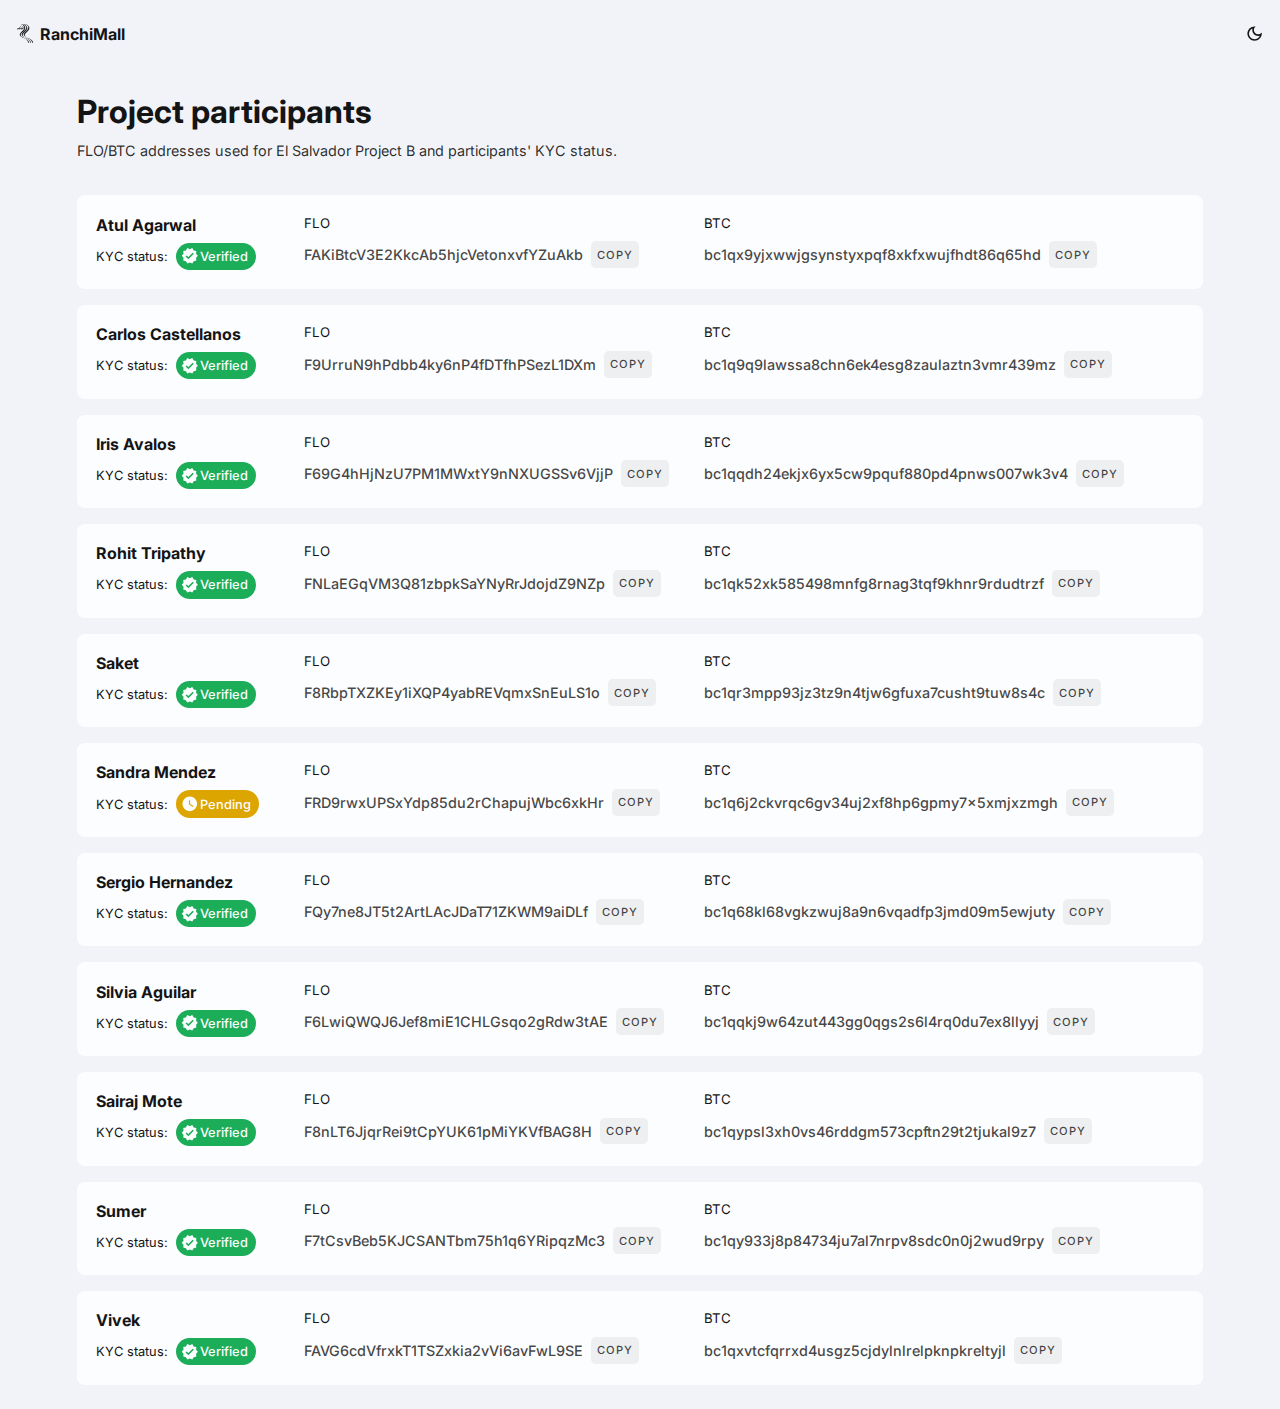
<file: participants.html>
<!DOCTYPE html>
<html lang="en">

<head>
    <meta charset="UTF-8">
    <meta http-equiv="X-UA-Compatible" content="IE=edge">
    <meta name="viewport" content="width=device-width, initial-scale=1.0">
    <title>Participants and KYC status</title>
    <link rel="preconnect" href="https://fonts.googleapis.com">
    <link rel="preconnect" href="https://fonts.gstatic.com" crossorigin>
    <link href="https://fonts.googleapis.com/css2?family=Inter:wght@400;500;700&display=swap" rel="stylesheet">
    <link rel="stylesheet" href="css/main.min.css">
    <script src="scripts/components.js"></script>
</head>

<body>
    <header class="flex">
        <h1 class="flex align-items-center" style="font-size: 1rem;">
            <svg class="icon" style="margin-right:0.3rem" viewBox="0 0 96 108" xml:space="preserve">
                <path d="M90.2,102.5c-2.4-8.2-9.9-14.5-27.4-23.1c-7.1-3.5-11.8-6.2-14-8.3c-1.7-1.6-3.5-4-4.2-5.5c-0.7-1.7-0.7-5.5,0-7.5
                        c1.3-3.6,2.6-5.2,12.9-15.1c6.2-5.9,9.3-10.3,11.1-15.5c0.7-2.1,0.8-7.6,0.2-9.4C66.5,12,61.7,6.7,53.7,1.6c-3-1.9-4.3-2.1-4.3-0.8
                        c0,0.3-0.5,1.4-1,2.4l-1,1.8l-2.8-1.9c-1.5-1.1-3.4-2.2-4.1-2.6c-1.3-0.7-2.4-0.6-2.4,0.2c0,0.3-1.4,3.4-2,4.4
                        c0,0.1-0.4-0.1-0.9-0.4c-6.1-4.4-8.7-5.5-8.7-3.9c0,0.7-1.8,4.2-4,7.9C16,19.5,9.4,24.9,2.6,24.9c-3,0-2.9-0.1-2,3.4
                        c0.7,2.8,1.1,3.1,3.6,2.3c2.3-0.7,3.9-1.5,5.8-2.9c0.8-0.6,1.5-0.9,1.6-0.9c0.1,0.1,0.5,1,0.7,2.1s0.7,2,0.9,2.1
                        c0.8,0.3,5.1-1.3,7.5-2.9l2.3-1.5l0.5,1.8c0.6,2.4,1,2.7,3.3,2.1c3.9-1,7.7-3.7,11.5-8.2l2-2.4l-0.2,2.1c-0.6,5.4-4.3,11.4-11.3,18
                        c-1.8,1.7-4.7,4.5-6.5,6.2c-10.7,10.2-10,18.6,2,26.5c2.7,1.8,10.3,5.8,15.3,8c0.9,0.4,3.3,1.7,5.3,2.9c11,6.5,16.4,13.1,16.4,19.7
                        c0,1.3,0.1,2.4,0.2,2.6l0,0c0.3,0.3,0.1,0.3,3-0.5c1.4-0.4,2.6-0.9,2.8-1.1c0.4-0.6-0.6-3.7-1.8-6.1c-1.3-2.5-5.6-7-8.9-9.4
                        c-3.8-2.8-9.3-5.9-17-9.7c-8.5-4.2-11.8-6.2-14.7-9.1c-2.6-2.6-3.9-5.3-3.9-8.2c0-4.6,2.3-8.6,8.3-14.1c9.4-8.7,13-13,15.5-18.8
                        c1.3-3,1.4-3.4,1.4-6.7c0-3.1-0.1-3.8-1.1-6l-1.1-2.4l1-1.6c0.5-0.9,1.2-2.1,1.5-2.6l0.5-1l1.5,2.1c1.8,2.6,3.2,6.8,3.2,9.3
                        c0,1.7-0.6,4.7-1.4,6.4c-0.2,0.4-0.4,1-0.5,1.3c-0.1,0.3-1.1,2-2.2,3.7c-2,3-5.2,6.4-13.4,14.2c-5.7,5.4-7.6,8.6-7.8,13.1
                        c-0.2,3.7,0.7,5.9,3.7,9.2c3.2,3.4,6.9,5.8,17.4,11c12.1,6,17.3,9.6,21.3,14.5c2.5,3.2,3.7,5.8,3.9,9.3c0.1,1.6,0.3,3,0.5,3
                        c0.1,0.1,0.8,0,1.4-0.2s1.9-0.5,2.7-0.7l1.5-0.4l-0.2-1.5c-0.7-5.1-5.4-10.8-13.1-16c-4.4-2.9-5.8-3.7-17.3-9.4
                        c-5.7-2.8-9.2-5.1-11.8-7.6c-4.3-4.2-5.1-8.8-2.7-13.9c1.4-2.8,2.7-4.4,12.5-13.8c8-7.7,11.4-13.7,11.4-20.1c0-5.1-2.3-9.9-6.9-14.3
                        c-1.1-1-2-2-2.1-2.2c-0.2-0.4,1.5-3.9,1.9-3.9c1.2,0,7.8,6.3,9.7,9.2c2,3.3,2.5,5,2.5,8.9c0,3.9-0.6,5.9-2.9,9.8
                        c-2.4,4.1-4.2,6-14.2,15.5c-3.4,3.2-5.7,6.1-6.9,8.7c-0.9,2-1.1,2.7-1.1,5.1c0,2.3,0.2,3.2,1,4.9c1.9,4,7.4,8.5,15.4,12.4
                        c12.5,6.1,15.1,7.6,19.4,10.7c7.2,5.3,10.6,10.5,10.6,16c0,1.3,0.1,2.4,0.3,2.5c0.4,0.3,4.8-0.8,5.5-1.3
                        C90.7,104.4,90.7,104.3,90.2,102.5z M20.3,23.3L20.3,23.3c-2,1-3.3,1.4-4.8,1.5L13.3,25l2.3-2.8c3.7-4.5,6.4-8.9,10-16
                        c0.9-1.8,1.8-3.5,2-3.6c0.4-0.4,2.6,1.1,5.1,3.4l2.1,1.9l-1.9,2.8C28.2,17.5,24.5,21.2,20.3,23.3z M39.3,17.4
                        c-1.2,1.7-6.5,5.7-8.6,6.5v0c-1.1,0.4-2.8,0.8-3.9,0.9L24.9,25l2.1-2.6c2.5-3.1,5.1-7,7-10.4c0.7-1.4,1.4-2.5,1.5-2.6
                        c0.3-0.4,1.7,1.4,3,4.1l1.5,3L39.3,17.4z M44.6,10c-0.7,1.2-1.4,2.1-1.5,2.1c-0.1,0-1.5-1.4-3-3l-2.8-3l0.6-1.5
                        c1.1-2.6,1.3-2.7,3.4-1c1.9,1.5,4.5,3.8,4.5,4.1C45.8,7.8,45.3,8.9,44.6,10z"></path>
            </svg>
            RanchiMall
        </h1>
        <theme-toggle></theme-toggle>
    </header>
    <article>
        <div class="grid gap-0-5">
            <!-- <a href="index.html">
                <svg class="icon" xmlns="http://www.w3.org/2000/svg" height="24px" viewBox="0 0 24 24" width="24px"
                    fill="#000000">
                    <path d="M0 0h24v24H0V0z" fill="none" />
                    <path d="M20 11H7.83l5.59-5.59L12 4l-8 8 8 8 1.41-1.41L7.83 13H20v-2z" />
                </svg>
            </a> -->
            <h1>
                Project participants
            </h1>
            <p>
                FLO/BTC addresses used for El Salvador Project B and participants' KYC status.
            </p>
        </div>
        <ul></ul>
    </article>
    <template id="member_card_template">
        <li class="member-card">
            <div class="grid gap-0-5">
                <h4 class="name"></h4>
                <div class="kyc-wrapper">
                    KYC status: <span class="kyc-status"></span>
                </div>
            </div>
            <div class="grid gap-0-3">
                <h5>FLO</h5>
                <sm-copy class="flo-address"></sm-copy>
            </div>
            <div class="grid gap-0-3">
                <h5>BTC</h5>
                <sm-copy class="btc-address"></sm-copy>
            </div>
        </li>
    </template>
    <script>
        const members = {
            FAKiBtcV3E2KkcAb5hjcVetonxvfYZuAkb: {
                name: 'Atul Agarwal',
                btc: 'bc1qx9yjxwwjgsynstyxpqf8xkfxwujfhdt86q65hd',
                verified: true
            },
            F9UrruN9hPdbb4ky6nP4fDTfhPSezL1DXm: {
                name: 'Carlos Castellanos',
                btc: 'bc1q9q9lawssa8chn6ek4esg8zaulaztn3vmr439mz',
                verified: true
            },
            F69G4hHjNzU7PM1MWxtY9nNXUGSSv6VjjP: {
                name: 'Iris Avalos',
                btc: 'bc1qqdh24ekjx6yx5cw9pquf880pd4pnws007wk3v4',
                verified: true
            },
            FNLaEGqVM3Q81zbpkSaYNyRrJdojdZ9NZp: {
                name: 'Rohit Tripathy',
                btc: 'bc1qk52xk585498mnfg8rnag3tqf9khnr9rdudtrzf',
                verified: true
            },
            F8RbpTXZKEy1iXQP4yabREVqmxSnEuLS1o: {
                name: 'Saket',
                btc: 'bc1qr3mpp93jz3tz9n4tjw6gfuxa7cusht9tuw8s4c',
                verified: true
            },
            FRD9rwxUPSxYdp85du2rChapujWbc6xkHr: {
                name: 'Sandra Mendez',
                btc: 'bc1q6j2ckvrqc6gv34uj2xf8hp6gpmy7x5xmjxzmgh',
                verified: false
            },
            FQy7ne8JT5t2ArtLAcJDaT71ZKWM9aiDLf: {
                name: 'Sergio Hernandez ',
                btc: 'bc1q68kl68vgkzwuj8a9n6vqadfp3jmd09m5ewjuty',
                verified: true
            },
            F6LwiQWQJ6Jef8miE1CHLGsqo2gRdw3tAE: {
                name: 'Silvia Aguilar',
                btc: 'bc1qqkj9w64zut443gg0qgs2s6l4rq0du7ex8llyyj',
                verified: true
            },
            F8nLT6JjqrRei9tCpYUK61pMiYKVfBAG8H: {
                name: 'Sairaj Mote',
                btc: 'bc1qypsl3xh0vs46rddgm573cpftn29t2tjukal9z7',
                verified: true
            },
            F7tCsvBeb5KJCSANTbm75h1q6YRipqzMc3: {
                name: 'Sumer',
                btc: 'bc1qy933j8p84734ju7al7nrpv8sdc0n0j2wud9rpy',
                verified: true
            },
            FAVG6cdVfrxkT1TSZxkia2vVi6avFwL9SE: {
                name: 'Vivek',
                btc: 'bc1qxvtcfqrrxd4usgz5cjdylnlrelpknpkreltyjl',
                verified: true
            }
        }
        const membersList = document.querySelector('ul')
        const membersKeys = Object.keys(members)
        membersKeys.forEach((key) => {
            const { name, btc, verified } = members[key]
            const li = document.getElementById('member_card_template').content.cloneNode(true)
            li.querySelector('.name').textContent = name
            li.querySelector('.flo-address').setAttribute('value', key)
            li.querySelector('.btc-address').setAttribute('value', btc)
            if (verified) {
                li.querySelector('.kyc-status').classList.add('verified')
                li.querySelector('.kyc-status').innerHTML = `
                        <svg class="icon" xmlns="http://www.w3.org/2000/svg" enable-background="new 0 0 24 24" height="24px" viewBox="0 0 24 24" width="24px" fill="#000000"><g><rect fill="none" height="24" width="24"/></g><g><path d="M23,12l-2.44-2.79l0.34-3.69l-3.61-0.82L15.4,1.5L12,2.96L8.6,1.5L6.71,4.69L3.1,5.5L3.44,9.2L1,12l2.44,2.79l-0.34,3.7 l3.61,0.82L8.6,22.5l3.4-1.47l3.4,1.46l1.89-3.19l3.61-0.82l-0.34-3.69L23,12z M10.09,16.72l-3.8-3.81l1.48-1.48l2.32,2.33 l5.85-5.87l1.48,1.48L10.09,16.72z"/></g></svg>
                        Verified
                    `
            } else {
                li.querySelector('.kyc-status').classList.add('pending')
                li.querySelector('.kyc-status').innerHTML = `
                    <svg class="icon" xmlns="http://www.w3.org/2000/svg" enable-background="new 0 0 24 24" height="24px" viewBox="0 0 24 24" width="24px" fill="#000000"><g><rect fill="none" height="24" width="24"/></g><g><g><g><path d="M12,2C6.5,2,2,6.5,2,12s4.5,10,10,10s10-4.5,10-10S17.5,2,12,2z M16.2,16.2L11,13V7h1.5v5.2l4.5,2.7L16.2,16.2z"/></g></g></g></svg>
                    Pending
                `
            }
            membersList.appendChild(li)
        })
    </script>
</body>

</html>
</file>
<file: css/main.min.css>
*{padding:0;margin:0;box-sizing:border-box;font-family:"Inter",sans-serif}:root{font-size:clamp(1rem,1.2vmax,1.2rem)}html,body{height:100%}body{--accent-color: #3d5afe;--secondary-color: #ffac2e;--text-color: 20, 20, 20;--foreground-color: 252, 253, 255;--background-color: 241, 243, 248;--danger-color: rgb(255, 75, 75);--green: #1cad59;--yellow: rgb(220, 165, 0);color:rgba(var(--text-color), 1);background-color:rgba(var(--background-color), 1)}body[data-theme=dark]{--accent-color: #6d83ff;--secondary-color: #d60739;--text-color: 220, 220, 220;--foreground-color: 27, 28, 29;--background-color: 21, 22, 22;--danger-color: rgb(255, 106, 106);--green: #00e676;--yellow: rgb(255, 213, 5)}p,strong{font-size:.9rem;max-width:65ch;line-height:1.7;color:rgba(var(--text-color), 0.9)}.icon{width:1.2rem;height:1.2rem;fill:rgba(var(--text-color), 0.9);flex-shrink:0}.flex{display:flex}.flex-direction-column{flex-direction:column}.flex-wrap{flex-wrap:wrap}.grid{display:grid}.gap-0-3{gap:.3rem}.gap-0-5{gap:.5rem}.gap-1{gap:1rem}.gap-1-5{gap:1.5rem}.align-content-start{align-content:start}.align-items-center{align-items:center}.justify-content-center{justify-content:center}.wrap-around{overflow-wrap:break-word;word-wrap:break-word;word-break:break-word}header{padding:1.5rem 1rem;justify-content:space-between}main{display:grid;gap:1rem;padding:1rem;grid-template-columns:repeat(auto-fit, minmax(20rem, 1fr))}#main_banner{position:-webkit-sticky;position:sticky;top:0;justify-content:center;padding:1rem;width:100%;background-color:#ee5252}#main_banner .icon{fill:rgba(var(--foreground-color), 1)}#main_banner #banner_content{color:rgba(var(--foreground-color), 1)}.app{display:flex;flex-direction:column;padding:max(1rem,3vw);background-color:rgba(var(--foreground-color), 1);border-radius:.5rem;gap:1rem}.app__icon{display:flex;justify-content:center;align-items:center;width:5rem;height:5rem;border-radius:.5rem;background-color:rgba(var(--background-color), 1);margin-bottom:1rem}.app__icon .icon{width:3rem;height:3rem;fill:rgba(var(--text-color), 0.9)}.app li{list-style:none;font-size:.9rem;color:rgba(var(--text-color), 0.8);margin-bottom:.8rem;line-height:1.5}.app a:not([class]){display:flex;align-items:center;text-decoration:none;color:var(--accent-color);font-weight:500}.app a:not([class]):hover{text-decoration:underline}.app a:not([class]) .icon{margin-left:.3rem;width:1em;height:1em;fill:var(--accent-color)}.ext-link{display:flex;gap:.5rem;align-items:center;text-decoration:none;background-color:var(--accent-color);padding:.5rem 1rem;border-radius:.5rem;color:rgba(var(--foreground-color), 1);font-weight:500;align-self:flex-start;margin-top:auto;transition:color .2s,background-color .2s}.ext-link .icon{fill:rgba(var(--foreground-color), 1);transition:fill .2s}.ext-link:hover{color:var(--accent-color);background-color:rgba(var(--foreground-color), 1);box-shadow:0 0 0 .1rem var(--accent-color) inset}.ext-link:hover .icon{fill:var(--accent-color)}article{display:grid;gap:1rem;padding:1.5rem max(1rem,6vw)}ul{display:grid;gap:1rem;margin-top:1rem}.member-card{display:flex;flex-wrap:wrap;gap:1rem;padding:max(1rem,1.5vw);border-radius:.5rem;background-color:rgba(var(--foreground-color), 1)}.member-card h4{min-width:12rem}.member-card h5{font-weight:400}.member-card .kyc-wrapper{display:flex;align-items:center;gap:.5rem;font-size:.8rem}.member-card .kyc-wrapper .icon{width:1.1rem;height:1.1rem}.member-card .kyc-wrapper .kyc-status{display:flex;align-items:center;gap:.1rem;padding:.3rem;border-radius:3rem;font-weight:500;background-color:rgba(var(--text-color), 0.1);padding-right:.5rem}.member-card .kyc-wrapper .kyc-status.pending{background-color:var(--yellow);color:rgba(var(--foreground-color), 1)}.member-card .kyc-wrapper .kyc-status.pending .icon{fill:rgba(var(--foreground-color), 1)}.member-card .kyc-wrapper .kyc-status.verified{background-color:var(--green);color:rgba(var(--foreground-color), 1)}.member-card .kyc-wrapper .kyc-status.verified .icon{fill:rgba(var(--foreground-color), 1)}sm-copy{font-weight:500;font-size:.9rem;color:rgba(var(--text-color), 0.8)}#hero_section{text-align:center;justify-content:center;justify-items:center;padding:8vw 1rem;margin-bottom:1rem;gap:2rem}#hero_section h1{font-size:max(1.6rem,3vw)}#hero_section p{max-width:100%}#token_price_wrapper{padding:1.5rem;text-align:center;aspect-ratio:1/1;width:13rem;background-color:rgba(var(--foreground-color), 1);border-radius:10rem;justify-self:center;font-size:1rem;font-weight:500;margin-top:2rem}.important-links{display:flex;flex-wrap:wrap;gap:.5rem;margin-top:1rem}.important-link{list-style:none;flex:1}.important-link .icon,.important-link img{width:1.2rem;height:1.2rem;fill:var(--accent-color);flex-shrink:0}.important-link a{white-space:nowrap;display:flex;align-items:center;text-align:start;gap:.5rem;font-weight:500;background-color:rgba(var(--foreground-color), 1);padding:.7rem 1rem;border-radius:.5rem;text-decoration:none;color:var(--accent-color)}.important-link a:hover{text-decoration:underline}table th{padding-bottom:1rem}table th:first-of-type{text-align:start}table th:not(:last-of-type){padding-right:1rem}table td{padding-bottom:.8rem;font-size:.9rem}table td:not(:last-of-type){padding-right:1rem}table td:last-of-type{display:flex;justify-content:flex-end}@media screen and (min-width: 768px){main{padding:1.5rem 8vw}sm-copy{min-width:24rem}}.hidden{display:none}
</file>
